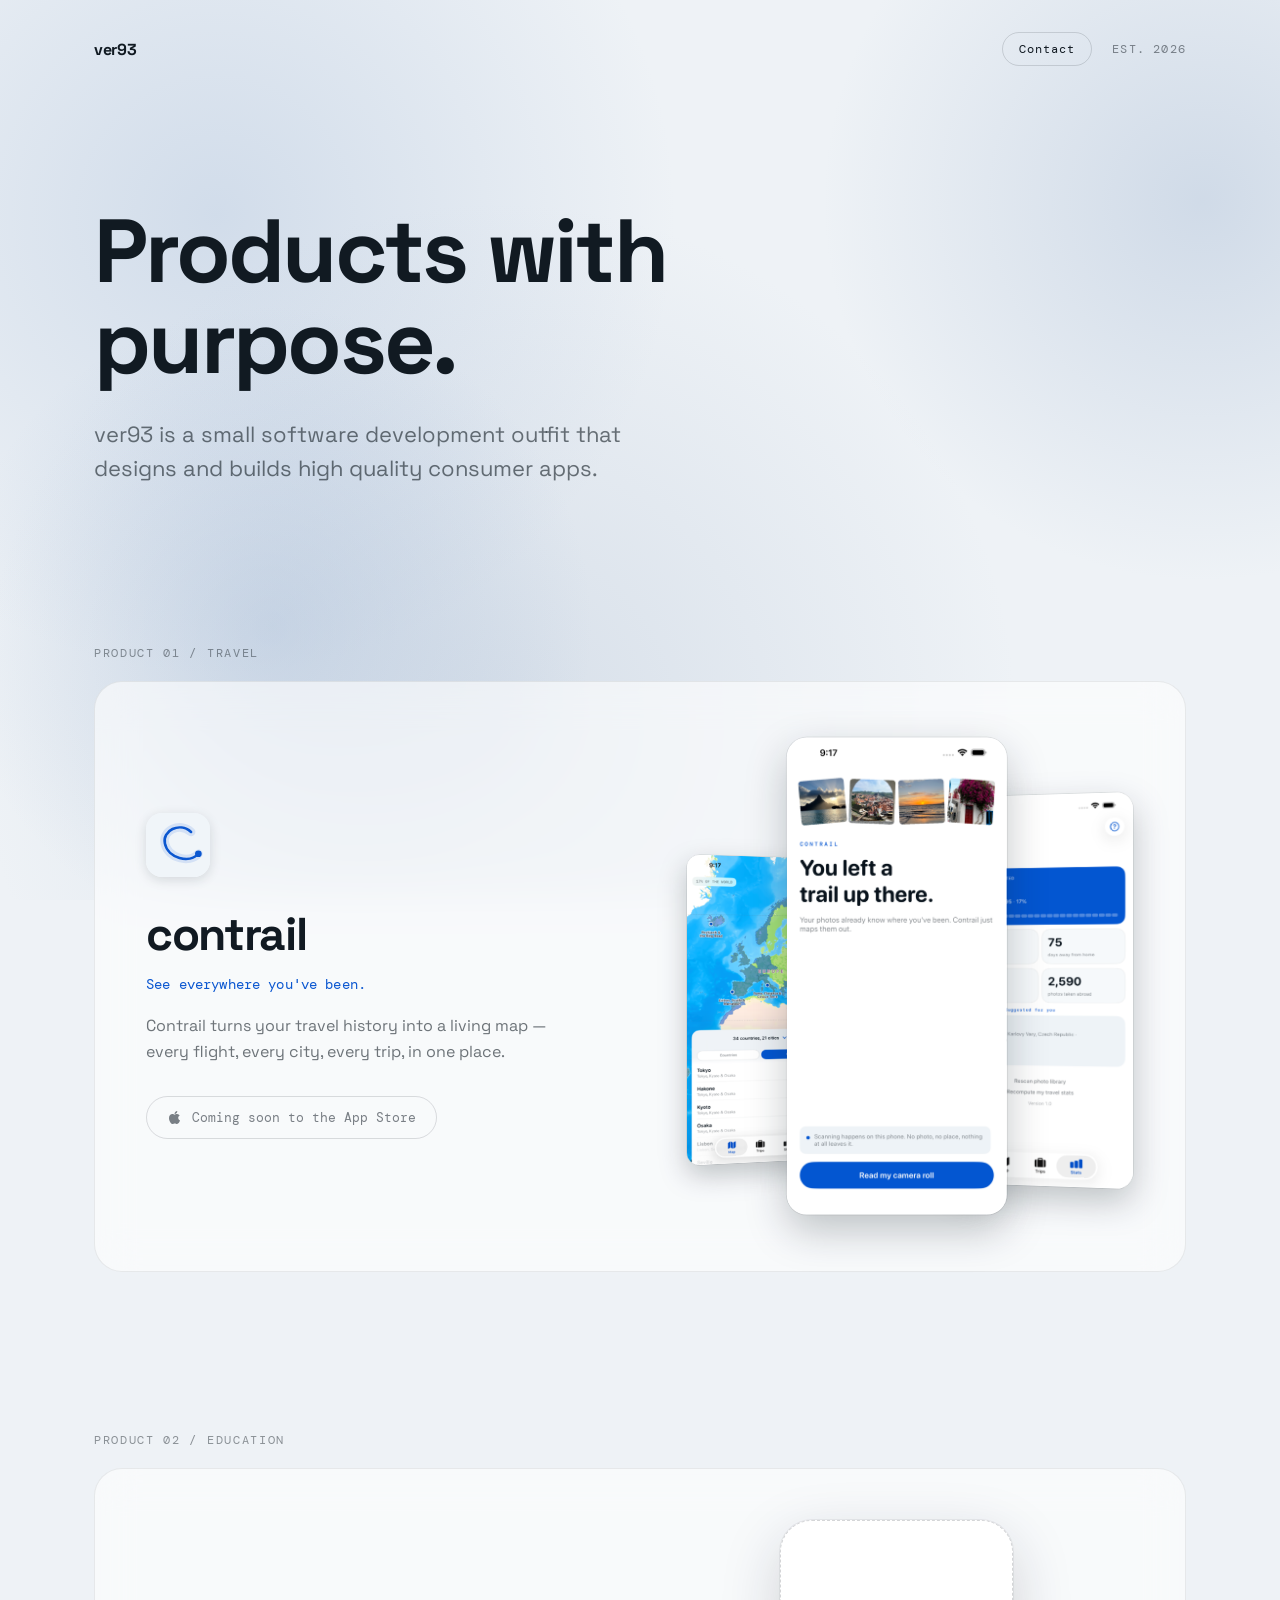
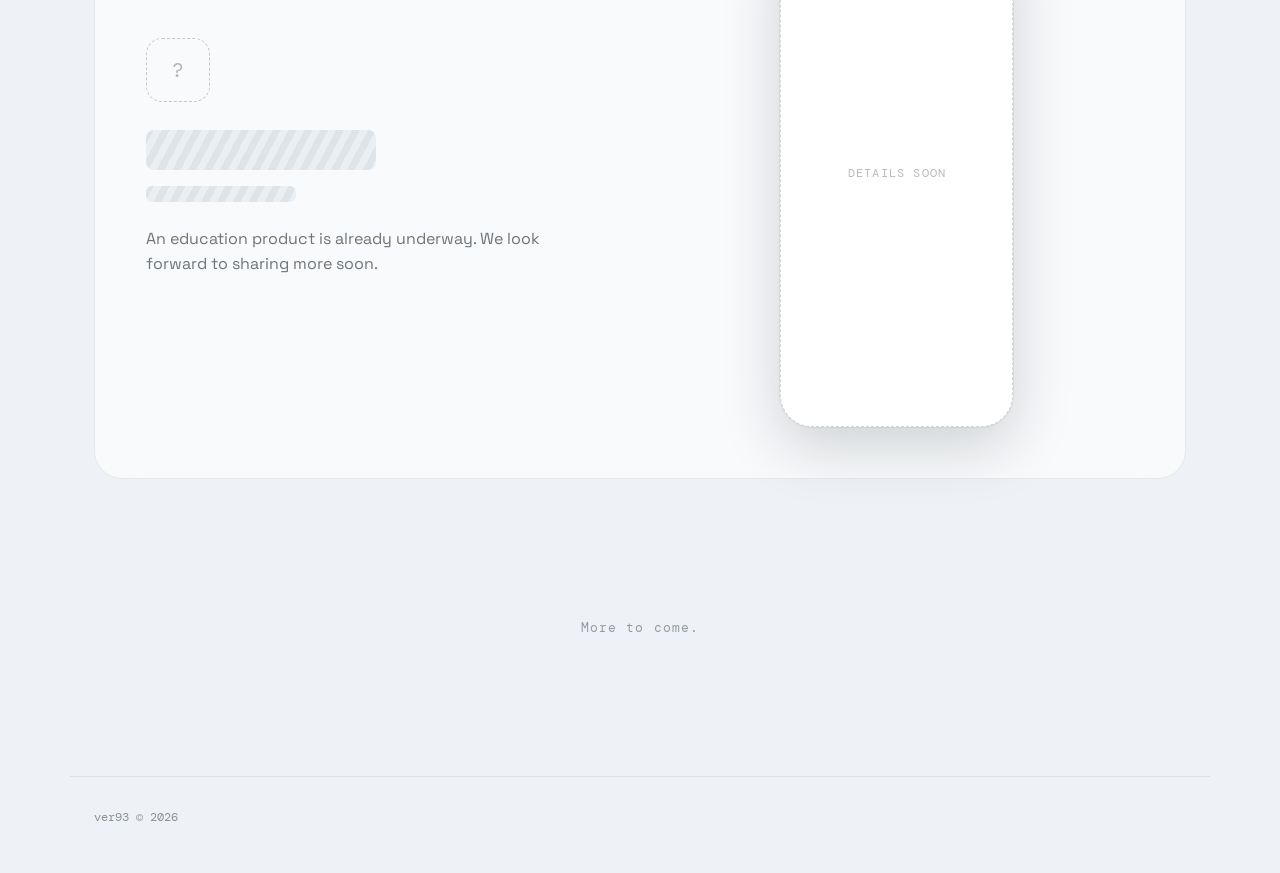
<file: index.html>
<!doctype html>
<html lang="en">
<head>
<meta charset="utf-8">
<meta name="viewport" content="width=device-width, initial-scale=1">
<title>ver93 — Products with purpose.</title>
<meta name="description" content="ver93 is a small software development outfit that designs and builds high quality consumer apps.">
<meta name="theme-color" content="#eef2f6">

<meta property="og:type" content="website">
<meta property="og:title" content="ver93 — Products with purpose.">
<meta property="og:description" content="ver93 is a small software development outfit that designs and builds high quality consumer apps.">
<meta property="og:url" content="https://ver93.com">
<meta name="twitter:card" content="summary">
<meta name="twitter:title" content="ver93 — Products with purpose.">
<meta name="twitter:description" content="ver93 is a small software development outfit that designs and builds high quality consumer apps.">

<link rel="icon" type="image/svg+xml" href="favicon.svg">

<link rel="preconnect" href="https://fonts.googleapis.com">
<link rel="preconnect" href="https://fonts.gstatic.com" crossorigin>
<link href="https://fonts.googleapis.com/css2?family=Space+Grotesk:wght@400;500;600;700&family=DM+Mono:wght@400;500&display=swap" rel="stylesheet">
<link rel="stylesheet" href="css/style.css">
</head>
<body>
<div class="page">
  <canvas id="bg-canvas" aria-hidden="true"></canvas>

  <div class="content">

    <header class="nav wrap">
      <span class="nav__mark">ver93</span>
      <div class="nav__right">
        <button class="nav__contact" type="button" id="contact-open">Contact</button>
        <span class="nav__est">EST. 2026</span>
      </div>
    </header>

    <section class="hero wrap">
      <h1>Products with purpose.</h1>
      <p>ver93 is a small software development outfit that designs and builds high quality consumer apps.</p>
    </section>

    <!-- PRODUCT 01 — CONTRAIL -->
    <section class="product wrap">
      <p class="eyebrow">PRODUCT 01 / TRAVEL</p>
      <div class="card">

        <div>
          <svg class="icon-tile" width="64" height="64" viewBox="0 0 88 88" aria-hidden="true">
            <rect width="88" height="88" fill="#f0f5f9"></rect>
            <path d="M62 26 C 46 12, 22 24, 26 42 C 30 62, 60 70, 72 56" fill="none" stroke="#0b57d0" stroke-width="12" stroke-linecap="round" opacity="0.12"></path>
            <path d="M62 26 C 46 12, 22 24, 26 42 C 30 62, 60 70, 72 56" fill="none" stroke="#0b57d0" stroke-width="3.6" stroke-linecap="round"></path>
            <circle cx="72" cy="56" r="4.6" fill="#0b57d0"></circle>
          </svg>
          <h2 class="product-title">contrail</h2>
          <p class="product-tagline">See everywhere you've been.</p>
          <p class="product-desc">Contrail turns your travel history into a living map — every flight, every city, every trip, in one place.</p>
          <div class="badge">
            <svg width="15" height="15" viewBox="0 0 384 512" aria-hidden="true"><path d="M318.7 268.7c-.2-36.7 16.4-64.4 50-84.8-18.8-26.9-47.2-41.7-84.7-44.6-35.5-2.8-74.3 20.7-88.5 20.7-15 0-49.4-19.7-76.4-19.7C63.3 141.2 4 184.8 4 273.5q0 39.3 14.4 81.2c12.8 36.7 59 126.7 107.2 125.2 25.2-.6 43-17.9 75.8-17.9 31.8 0 48.3 17.9 76.4 17.9 48.6-.7 90.4-82.5 102.6-119.3-65.2-30.7-61.7-90-61.7-91.9zm-56.6-164.2c27.3-32.4 24.8-61.9 24-72.5-24.1 1.4-52 16.6-67.9 35.2-17.5 19.8-27.8 44.3-25.6 71.9 26.1 2 49.9-11.4 69.5-34.6z"/></svg>
            <span>Coming soon to the App Store</span>
          </div>
        </div>

        <div class="showcase">
          <div class="showcase__stage">
            <img class="showcase__shot is-center" src="assets/screenshots/shot-1.png" alt="Contrail onboarding screen">
            <img class="showcase__shot is-back-left" src="assets/screenshots/shot-2.png" alt="Contrail map view showing visited countries across Europe">
            <img class="showcase__shot is-back-right" src="assets/screenshots/shot-3.png" alt="Contrail stats screen showing trips and countries visited">
          </div>
        </div>

      </div>
    </section>

    <!-- PRODUCT 02 — MYSTERY -->
    <section class="product product--mystery wrap">
      <p class="eyebrow">PRODUCT 02 / EDUCATION</p>
      <div class="card">

        <div>
          <div class="icon-placeholder"><span>?</span></div>
          <div class="hatch hatch--title"></div>
          <div class="hatch hatch--sub"></div>
          <p class="product-desc">An education product is already underway. We look forward to sharing more soon.</p>
        </div>

        <div class="device-frame device-frame--ghost">
          <span>DETAILS SOON</span>
        </div>

      </div>
    </section>

    <section class="closer wrap">
      <p>More to come.</p>
    </section>

    <footer class="footer wrap">
      <span>ver93 © 2026</span>
    </footer>

  </div>
</div>

<dialog class="contact-dialog" id="contact-dialog" aria-labelledby="contact-dialog-title">
  <div class="contact-dialog__inner">
    <button class="contact-dialog__close" type="button" id="contact-close" aria-label="Close">
      <svg width="14" height="14" viewBox="0 0 14 14" aria-hidden="true"><path d="M1 1L13 13M13 1L1 13" stroke="currentColor" stroke-width="1.6" stroke-linecap="round"/></svg>
    </button>

    <p class="eyebrow">GET IN TOUCH</p>
    <h2 class="contact-dialog__title" id="contact-dialog-title">Let's talk.</h2>
    <p class="contact-dialog__sub">Questions, feedback, or just want to say hi — drop a note below.</p>

    <form id="contact-form" novalidate>
      <label class="field">
        <span class="field__label">Name</span>
        <input type="text" name="name" autocomplete="name" required>
      </label>
      <label class="field">
        <span class="field__label">Email</span>
        <input type="email" name="email" autocomplete="email" required>
      </label>
      <label class="field">
        <span class="field__label">Message</span>
        <textarea name="message" rows="4" required></textarea>
      </label>
      <!-- Honeypot: real visitors never see or fill this in; bots often do. -->
      <input type="checkbox" name="botcheck" class="field__honeypot" tabindex="-1" autocomplete="off">

      <button class="contact-dialog__submit" type="submit" id="contact-submit">Send message</button>
      <p class="contact-dialog__note">Sent straight to the ver93 inbox.</p>
      <p class="contact-dialog__status" id="contact-status" role="status" aria-live="polite"></p>
    </form>
  </div>
</dialog>

<script src="js/main.js"></script>
<script src="js/contact.js"></script>
</body>
</html>
</file>
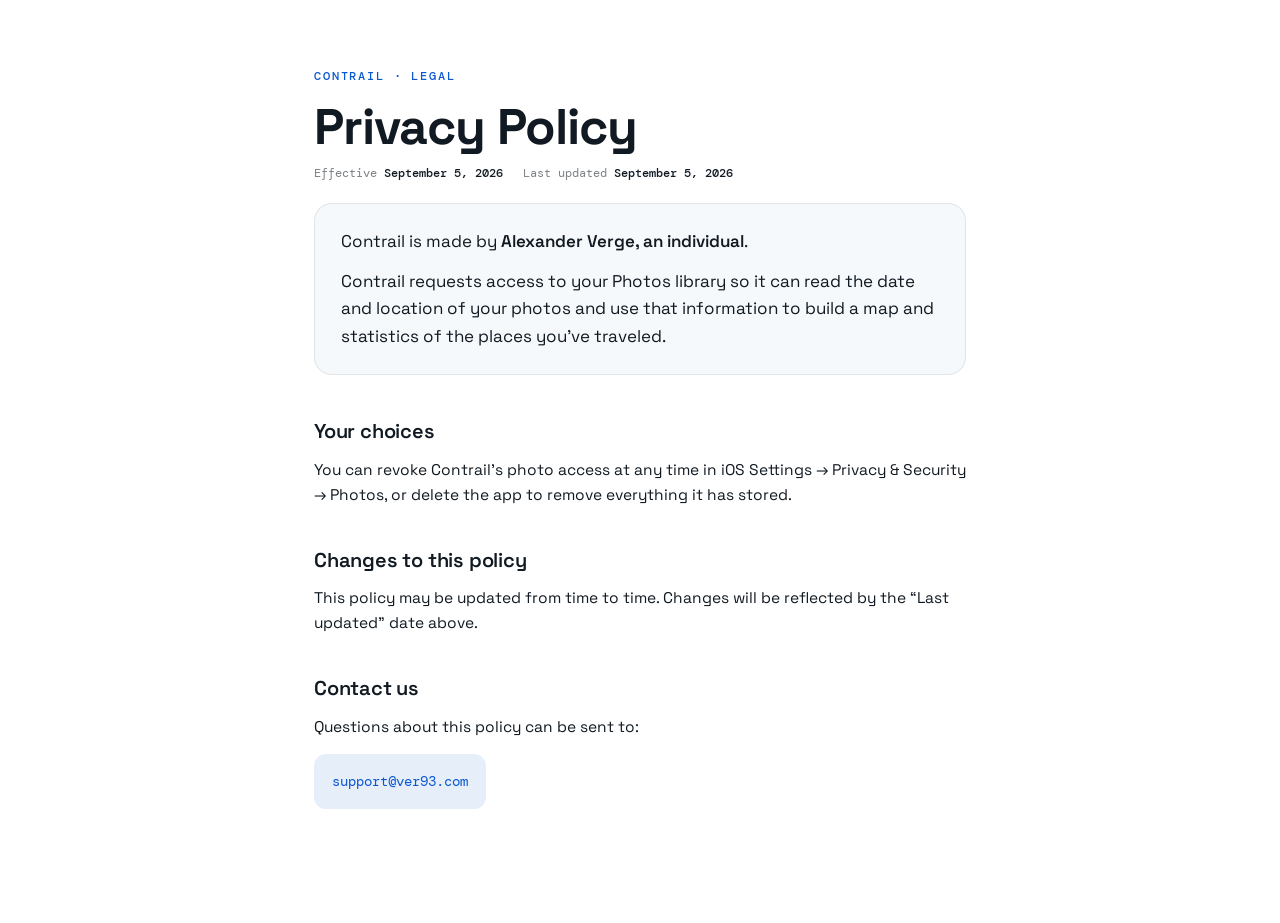
<file: contrail/privacy.html>
<!DOCTYPE html>
<html lang="en">
<head>
<meta charset="UTF-8">
<meta name="viewport" content="width=device-width, initial-scale=1">
<title>Contrail Privacy Policy</title>
<link rel="preconnect" href="https://fonts.googleapis.com">
<link rel="preconnect" href="https://fonts.gstatic.com" crossorigin>
<link href="https://fonts.googleapis.com/css2?family=Space+Grotesk:wght@400;500;600;700&family=DM+Mono:wght@500&display=swap" rel="stylesheet">
<style>
  :root {
    --bg: #ffffff;
    --ink: #111a22;
    --sub: rgba(17,26,34,.55);
    --surf: #f6f9fb;
    --surf-soft: #eef3f7;
    --line: rgba(17,26,34,.09);
    --accent: #0b57d0;
    --accent-soft: rgba(11,87,208,.1);
    --on-accent: #ffffff;
    --radius: 18px;
  }
  @media (prefers-color-scheme: dark) {
    :root:not([data-theme="light"]) {
      --bg: #0b1220;
      --ink: #eef3fa;
      --sub: rgba(238,243,250,.58);
      --surf: #121c2e;
      --surf-soft: rgba(238,243,250,.06);
      --line: rgba(238,243,250,.12);
      --accent: #6ea8f5;
      --accent-soft: rgba(110,168,245,.14);
      --on-accent: #0b1220;
    }
  }
  :root[data-theme="dark"] {
    --bg: #0b1220;
    --ink: #eef3fa;
    --sub: rgba(238,243,250,.58);
    --surf: #121c2e;
    --surf-soft: rgba(238,243,250,.06);
    --line: rgba(238,243,250,.12);
    --accent: #6ea8f5;
    --accent-soft: rgba(110,168,245,.14);
    --on-accent: #0b1220;
  }

  * { box-sizing: border-box; }
  html { -webkit-text-size-adjust: 100%; }
  body {
    margin: 0;
    background: var(--bg);
    color: var(--ink);
    font-family: "Space Grotesk", ui-sans-serif, -apple-system, "Segoe UI", Roboto, sans-serif;
    line-height: 1.62;
    -webkit-font-smoothing: antialiased;
  }
  a { color: var(--accent); text-decoration-thickness: 1px; text-underline-offset: 3px; }
  a:focus-visible, button:focus-visible { outline: 2px solid var(--accent); outline-offset: 3px; border-radius: 3px; }

  .page {
    max-width: 700px;
    margin: 0 auto;
    padding: clamp(32px, 6vw, 68px) 24px clamp(64px, 10vw, 100px);
  }

  .eyebrow {
    font-family: "DM Mono", ui-monospace, Menlo, monospace;
    font-size: 11.5px;
    font-weight: 500;
    letter-spacing: .16em;
    text-transform: uppercase;
    color: var(--accent);
    display: block;
    margin-bottom: 16px;
  }

  h1 {
    font-family: "Space Grotesk", ui-sans-serif, sans-serif;
    font-weight: 700;
    font-size: clamp(36px, 6vw, 50px);
    line-height: .98;
    letter-spacing: -.02em;
    margin: 0 0 12px;
    text-wrap: balance;
  }

  .meta {
    font-family: "DM Mono", ui-monospace, Menlo, monospace;
    font-size: 12px;
    color: var(--sub);
    display: flex;
    gap: 20px;
    flex-wrap: wrap;
    margin: 0 0 20px;
  }
  .meta span b { color: var(--ink); font-weight: 500; }

  .intro {
    background: var(--surf);
    border: 1px solid var(--line);
    border-radius: var(--radius);
    padding: 24px 26px;
    margin: 0 0 40px;
  }
  .intro p { margin: 0; font-size: 17px; }
  .intro p + p { margin-top: 12px; }

  section { margin: 0 0 36px; }
  section:last-of-type { margin-bottom: 0; }

  h2 {
    font-family: "Space Grotesk", ui-sans-serif, sans-serif;
    font-weight: 600;
    font-size: 20px;
    letter-spacing: -.01em;
    margin: 0 0 10px;
  }

  p, li { max-width: 66ch; font-size: 15.5px; font-weight: 400; }
  p { margin: 0 0 14px; }
  strong { font-weight: 600; }

  .contact-block {
    background: var(--accent-soft);
    color: var(--accent);
    border-radius: 12px;
    padding: 16px 18px;
    font-family: "DM Mono", ui-monospace, Menlo, monospace;
    font-size: 14px;
    display: inline-block;
  }

  @media (prefers-reduced-motion: no-preference) {
    .page { animation: rise .5s ease both; }
    @keyframes rise { from { opacity: 0; transform: translateY(8px); } to { opacity: 1; transform: none; } }
  }
</style>
</head>
<body>

<div class="page">
  <span class="eyebrow">Contrail · Legal</span>
  <h1>Privacy Policy</h1>
  <div class="meta">
    <span>Effective <b>September 5, 2026</b></span>
    <span>Last updated <b>September 5, 2026</b></span>
  </div>
  <div class="intro">
    <p>Contrail is made by <strong>Alexander Verge, an individual</strong>.</p>
    <p>Contrail requests access to your Photos library so it can read the date and location of your photos and use that information to build a map and statistics of the places you've traveled.</p>
  </div>

  <section>
    <h2>Your choices</h2>
    <p>You can revoke Contrail's photo access at any time in iOS Settings → Privacy &amp; Security → Photos, or delete the app to remove everything it has stored.</p>
  </section>

  <section>
    <h2>Changes to this policy</h2>
    <p>This policy may be updated from time to time. Changes will be reflected by the “Last updated” date above.</p>
  </section>

  <section>
    <h2>Contact us</h2>
    <p>Questions about this policy can be sent to:</p>
    <p class="contact-block">support@ver93.com</p>
  </section>
</div>

</body>
</html>
</file>
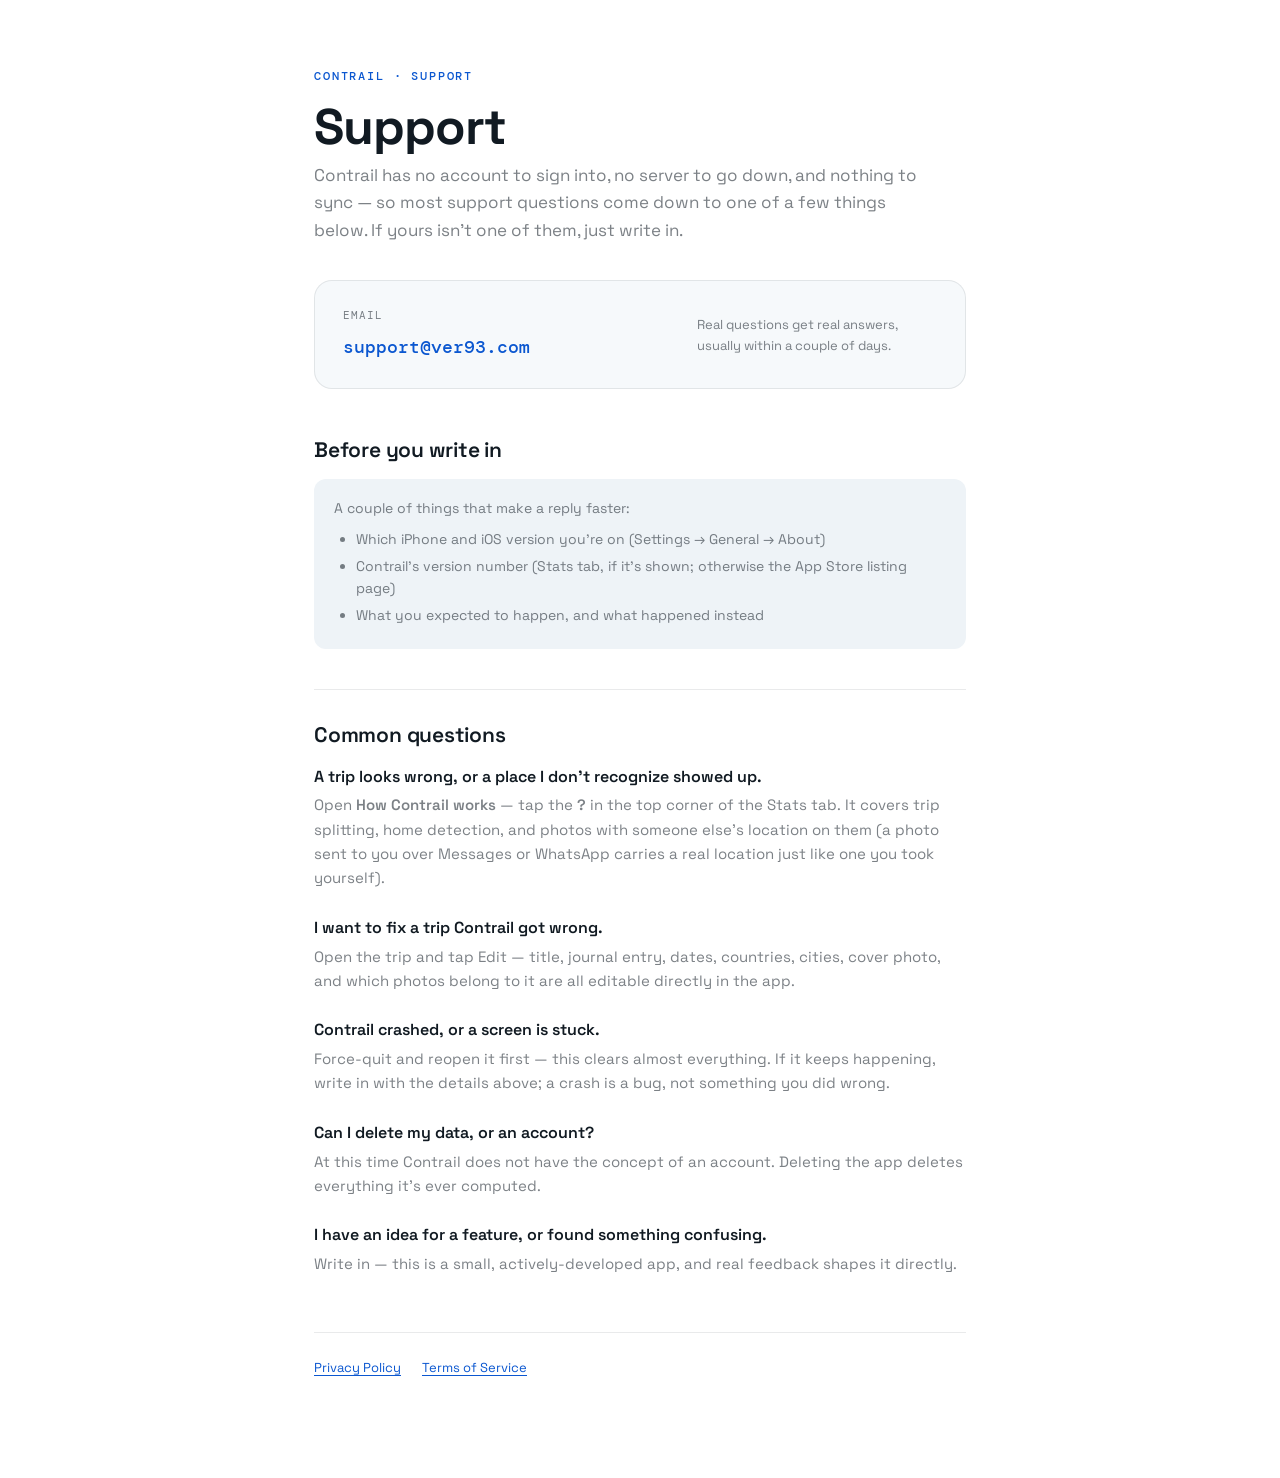
<file: contrail/support.html>
<!DOCTYPE html>
<html lang="en">
<head>
<meta charset="UTF-8">
<meta name="viewport" content="width=device-width, initial-scale=1">
<title>Contrail Support</title>
<link rel="preconnect" href="https://fonts.googleapis.com">
<link rel="preconnect" href="https://fonts.gstatic.com" crossorigin>
<link href="https://fonts.googleapis.com/css2?family=Space+Grotesk:wght@400;500;600;700&family=DM+Mono:wght@500&display=swap" rel="stylesheet">
<style>
  :root {
    --bg: #ffffff;
    --ink: #111a22;
    --sub: rgba(17,26,34,.55);
    --surf: #f6f9fb;
    --surf-soft: #eef3f7;
    --line: rgba(17,26,34,.09);
    --accent: #0b57d0;
    --accent-soft: rgba(11,87,208,.1);
    --on-accent: #ffffff;
    --radius: 18px;
  }
  @media (prefers-color-scheme: dark) {
    :root:not([data-theme="light"]) {
      --bg: #0b1220;
      --ink: #eef3fa;
      --sub: rgba(238,243,250,.58);
      --surf: #121c2e;
      --surf-soft: rgba(238,243,250,.06);
      --line: rgba(238,243,250,.12);
      --accent: #6ea8f5;
      --accent-soft: rgba(110,168,245,.14);
      --on-accent: #0b1220;
    }
  }
  :root[data-theme="dark"] {
    --bg: #0b1220;
    --ink: #eef3fa;
    --sub: rgba(238,243,250,.58);
    --surf: #121c2e;
    --surf-soft: rgba(238,243,250,.06);
    --line: rgba(238,243,250,.12);
    --accent: #6ea8f5;
    --accent-soft: rgba(110,168,245,.14);
    --on-accent: #0b1220;
  }

  * { box-sizing: border-box; }
  html { -webkit-text-size-adjust: 100%; }
  body {
    margin: 0;
    background: var(--bg);
    color: var(--ink);
    font-family: "Space Grotesk", ui-sans-serif, -apple-system, "Segoe UI", Roboto, sans-serif;
    line-height: 1.62;
    -webkit-font-smoothing: antialiased;
  }
  a { color: var(--accent); text-decoration-thickness: 1px; text-underline-offset: 3px; }
  a:focus-visible, button:focus-visible { outline: 2px solid var(--accent); outline-offset: 3px; border-radius: 3px; }

  .page {
    max-width: 700px;
    margin: 0 auto;
    padding: clamp(32px, 6vw, 68px) 24px clamp(64px, 10vw, 100px);
  }

  .eyebrow {
    font-family: "DM Mono", ui-monospace, Menlo, monospace;
    font-size: 11.5px;
    font-weight: 500;
    letter-spacing: .16em;
    text-transform: uppercase;
    color: var(--accent);
    display: block;
    margin-bottom: 16px;
  }

  h1 {
    font-family: "Space Grotesk", ui-sans-serif, sans-serif;
    font-weight: 700;
    font-size: clamp(36px, 6vw, 50px);
    line-height: .98;
    letter-spacing: -.02em;
    margin: 0 0 10px;
    text-wrap: balance;
  }

  .lede {
    font-size: 17px;
    color: var(--sub);
    max-width: 56ch;
    margin: 0 0 36px;
  }

  .contact-card {
    background: var(--surf);
    border: 1px solid var(--line);
    border-radius: var(--radius);
    padding: 26px 28px;
    margin: 0 0 44px;
    display: flex;
    align-items: center;
    justify-content: space-between;
    gap: 20px;
    flex-wrap: wrap;
  }
  .contact-card .label {
    font-family: "DM Mono", ui-monospace, Menlo, monospace;
    font-size: 11px;
    letter-spacing: .1em;
    text-transform: uppercase;
    color: var(--sub);
    margin-bottom: 8px;
  }
  .contact-card .email {
    font-family: "DM Mono", ui-monospace, Menlo, monospace;
    font-size: 18px;
    font-weight: 500;
    color: var(--accent);
  }
  .contact-card .reply-note {
    font-size: 13px;
    color: var(--sub);
    max-width: 30ch;
  }

  section { margin: 0 0 40px; }
  section:last-of-type { margin-bottom: 0; }

  h2 {
    font-family: "Space Grotesk", ui-sans-serif, sans-serif;
    font-weight: 600;
    font-size: 21px;
    letter-spacing: -.01em;
    margin: 0 0 12px;
    border-top: 1px solid var(--line);
    padding-top: 28px;
  }
  section:first-of-type h2 { border-top: none; padding-top: 0; }

  p, li { max-width: 66ch; font-size: 15.5px; font-weight: 400; }
  p { margin: 0 0 14px; }
  ul { margin: 0 0 14px; padding-left: 22px; }
  li { margin-bottom: 8px; }
  strong { font-weight: 600; }

  .qa { margin-bottom: 24px; }
  .qa .q {
    font-weight: 600;
    margin-bottom: 4px;
  }
  .qa .a {
    color: var(--sub);
    font-size: 15px;
    margin: 0;
  }

  .checklist {
    background: var(--surf-soft);
    border-radius: 12px;
    padding: 18px 20px;
    margin: 0 0 14px;
  }
  .checklist p { margin: 0 0 8px; font-size: 14px; color: var(--sub); }
  .checklist ul { margin: 0; }
  .checklist li { font-size: 14px; color: var(--sub); margin-bottom: 4px; }

  footer {
    margin-top: 56px;
    padding-top: 24px;
    border-top: 1px solid var(--line);
    font-size: 13px;
    color: var(--sub);
  }
  footer a { margin-right: 18px; }

  @media (prefers-reduced-motion: no-preference) {
    .page { animation: rise .5s ease both; }
    @keyframes rise { from { opacity: 0; transform: translateY(8px); } to { opacity: 1; transform: none; } }
  }
</style>
</head>
<body>

<div class="page">
  <span class="eyebrow">Contrail · Support</span>
  <h1>Support</h1>
  <p class="lede">Contrail has no account to sign into, no server to go down, and nothing to sync — so most support questions come down to one of a few things below. If yours isn't one of them, just write in.</p>

  <div class="contact-card">
    <div>
      <div class="label">Email</div>
      <div class="email">support@ver93.com</div>
    </div>
    <div class="reply-note">Real questions get real answers, usually within a couple of days.</div>
  </div>

  <section>
    <h2>Before you write in</h2>
    <div class="checklist">
      <p>A couple of things that make a reply faster:</p>
      <ul>
        <li>Which iPhone and iOS version you're on (Settings → General → About)</li>
        <li>Contrail's version number (Stats tab, if it's shown; otherwise the App Store listing page)</li>
        <li>What you expected to happen, and what happened instead</li>
      </ul>
    </div>
  </section>

  <section>
    <h2>Common questions</h2>

    <div class="qa">
      <div class="q">A trip looks wrong, or a place I don't recognize showed up.</div>
      <p class="a">Open <strong>How Contrail works</strong> — tap the <strong>?</strong> in the top corner of the Stats tab. It covers trip splitting, home detection, and photos with someone else's location on them (a photo sent to you over Messages or WhatsApp carries a real location just like one you took yourself).</p>
    </div>

    <div class="qa">
      <div class="q">I want to fix a trip Contrail got wrong.</div>
      <p class="a">Open the trip and tap Edit — title, journal entry, dates, countries, cities, cover photo, and which photos belong to it are all editable directly in the app.</p>
    </div>

    <div class="qa">
      <div class="q">Contrail crashed, or a screen is stuck.</div>
      <p class="a">Force-quit and reopen it first — this clears almost everything. If it keeps happening, write in with the details above; a crash is a bug, not something you did wrong.</p>
    </div>

    <div class="qa">
      <div class="q">Can I delete my data, or an account?</div>
      <p class="a">At this time Contrail does not have the concept of an account. Deleting the app deletes everything it's ever computed.</p>
    </div>

    <div class="qa">
      <div class="q">I have an idea for a feature, or found something confusing.</div>
      <p class="a">Write in — this is a small, actively-developed app, and real feedback shapes it directly.</p>
    </div>
  </section>

  <footer>
    <a href="https://ver93.com/contrail/privacy">Privacy Policy</a>
    <a href="https://ver93.com/contrail/terms">Terms of Service</a>
  </footer>
</div>

</body>
</html>
</file>
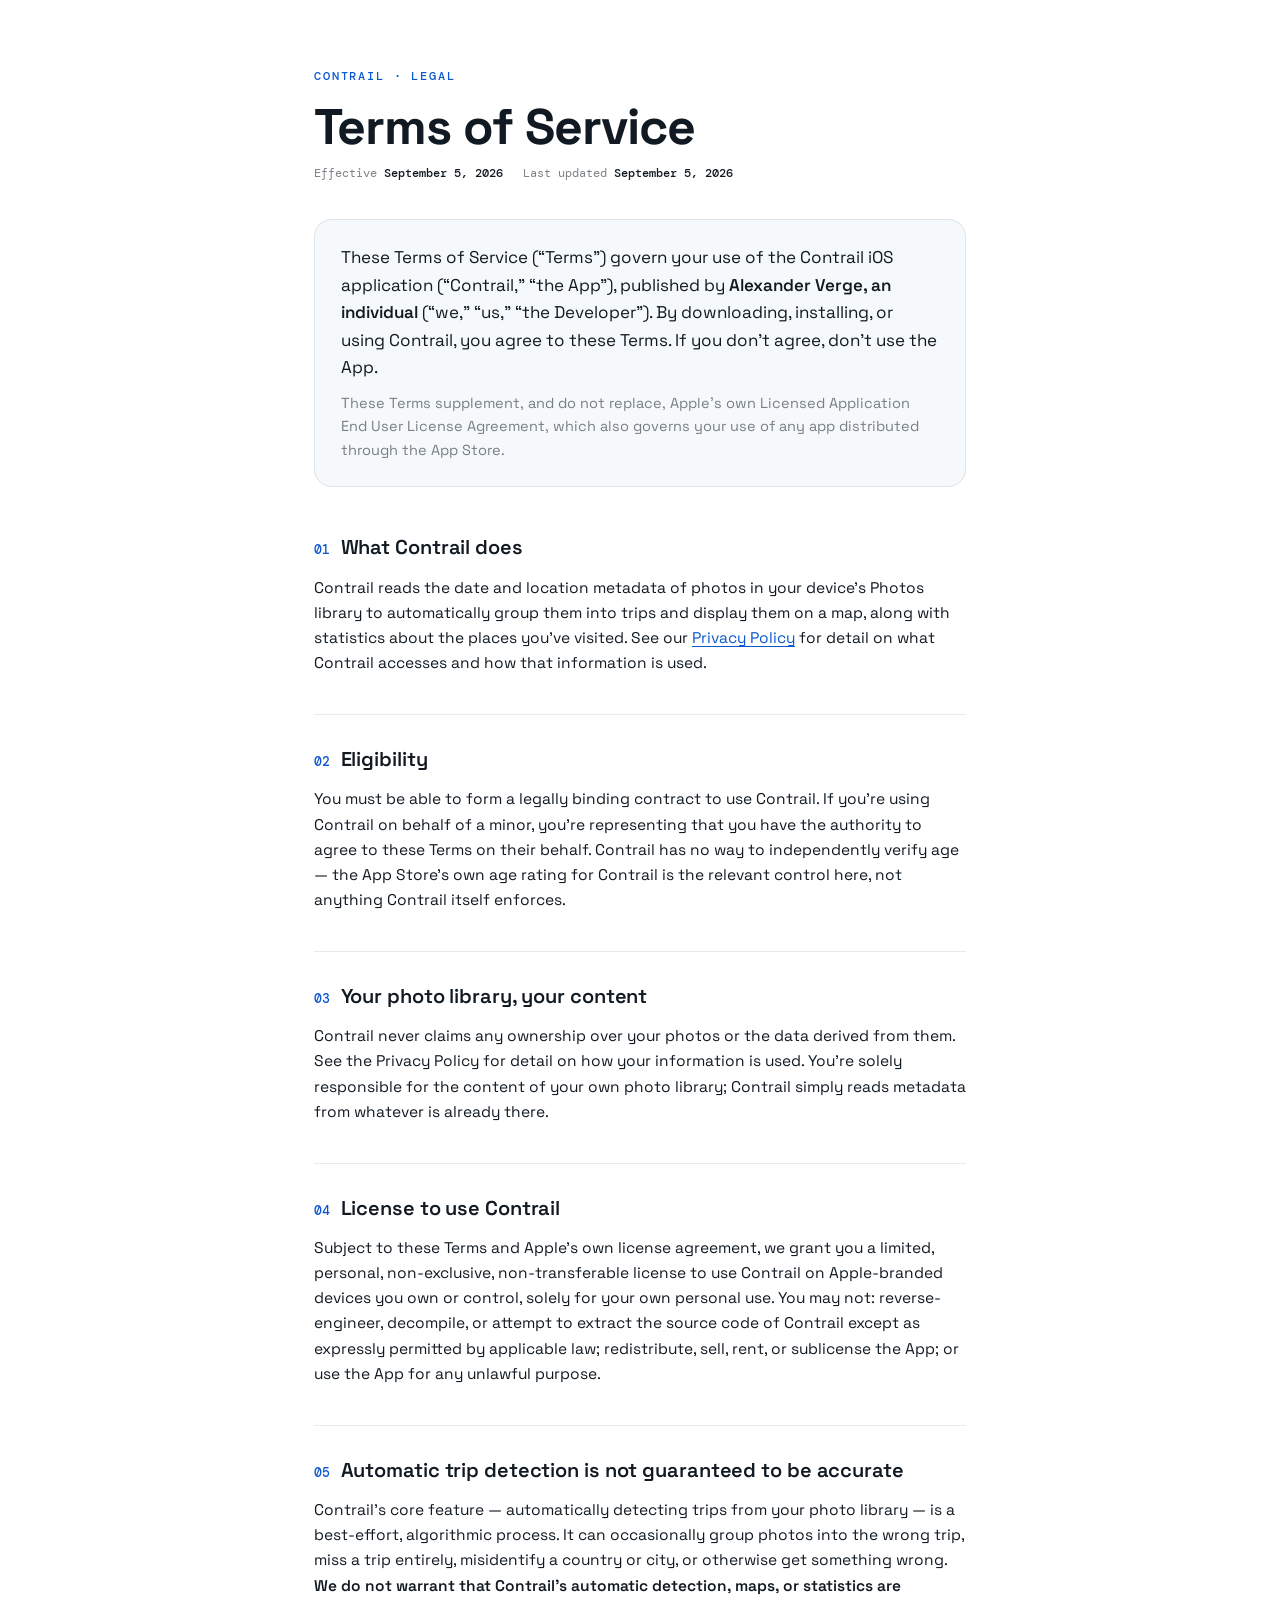
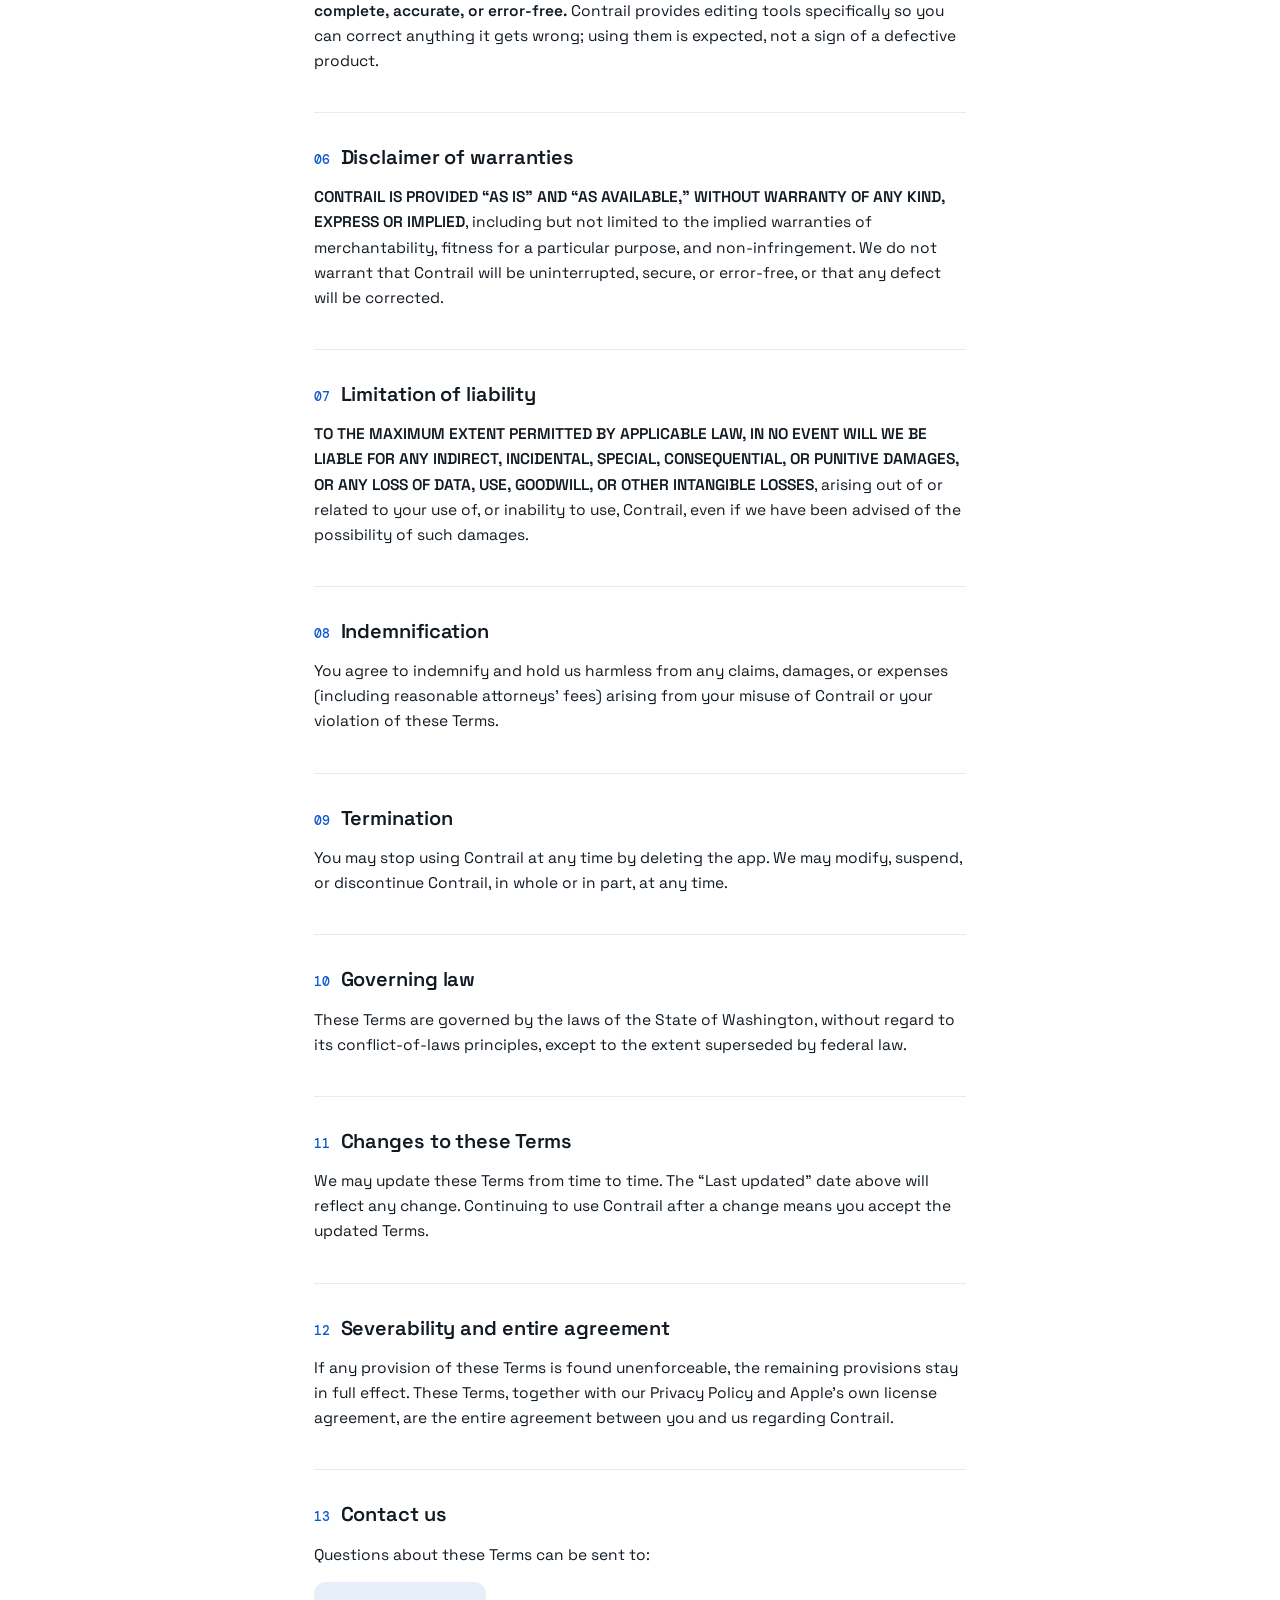
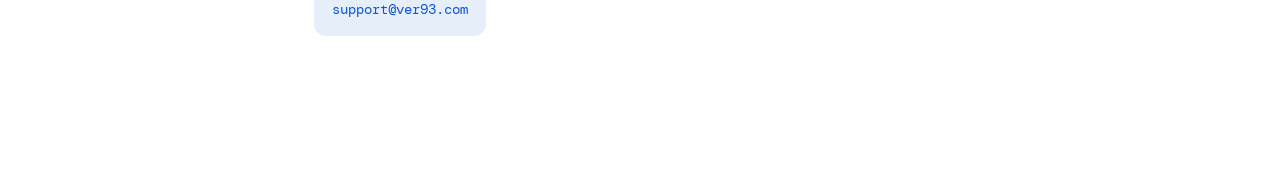
<file: contrail/terms.html>
<!DOCTYPE html>
<html lang="en">
<head>
<meta charset="UTF-8">
<meta name="viewport" content="width=device-width, initial-scale=1">
<title>Contrail Terms of Service</title>
<link rel="preconnect" href="https://fonts.googleapis.com">
<link rel="preconnect" href="https://fonts.gstatic.com" crossorigin>
<link href="https://fonts.googleapis.com/css2?family=Space+Grotesk:wght@400;500;600;700&family=DM+Mono:wght@500&display=swap" rel="stylesheet">
<style>
  :root {
    --bg: #ffffff;
    --ink: #111a22;
    --sub: rgba(17,26,34,.55);
    --surf: #f6f9fb;
    --surf-soft: #eef3f7;
    --line: rgba(17,26,34,.09);
    --accent: #0b57d0;
    --accent-soft: rgba(11,87,208,.1);
    --on-accent: #ffffff;
    --radius: 18px;
  }
  @media (prefers-color-scheme: dark) {
    :root:not([data-theme="light"]) {
      --bg: #0b1220;
      --ink: #eef3fa;
      --sub: rgba(238,243,250,.58);
      --surf: #121c2e;
      --surf-soft: rgba(238,243,250,.06);
      --line: rgba(238,243,250,.12);
      --accent: #6ea8f5;
      --accent-soft: rgba(110,168,245,.14);
      --on-accent: #0b1220;
    }
  }
  :root[data-theme="dark"] {
    --bg: #0b1220;
    --ink: #eef3fa;
    --sub: rgba(238,243,250,.58);
    --surf: #121c2e;
    --surf-soft: rgba(238,243,250,.06);
    --line: rgba(238,243,250,.12);
    --accent: #6ea8f5;
    --accent-soft: rgba(110,168,245,.14);
    --on-accent: #0b1220;
  }

  * { box-sizing: border-box; }
  body {
    margin: 0;
    background: var(--bg);
    color: var(--ink);
    font-family: "Space Grotesk", ui-sans-serif, -apple-system, "Segoe UI", Roboto, sans-serif;
    line-height: 1.62;
    -webkit-font-smoothing: antialiased;
  }
  a { color: var(--accent); text-decoration-thickness: 1px; text-underline-offset: 3px; }
  a:focus-visible { outline: 2px solid var(--accent); outline-offset: 3px; border-radius: 3px; }

  .page {
    max-width: 700px;
    margin: 0 auto;
    padding: clamp(32px, 6vw, 68px) 24px clamp(64px, 10vw, 100px);
  }

  .eyebrow {
    font-family: "DM Mono", ui-monospace, Menlo, monospace;
    font-size: 11.5px;
    font-weight: 500;
    letter-spacing: .16em;
    text-transform: uppercase;
    color: var(--accent);
    display: block;
    margin-bottom: 16px;
  }

  h1 {
    font-family: "Space Grotesk", ui-sans-serif, sans-serif;
    font-weight: 700;
    font-size: clamp(36px, 6vw, 50px);
    line-height: .98;
    letter-spacing: -.02em;
    margin: 0 0 12px;
    text-wrap: balance;
  }

  .meta {
    font-family: "DM Mono", ui-monospace, Menlo, monospace;
    font-size: 12px;
    color: var(--sub);
    display: flex;
    gap: 20px;
    flex-wrap: wrap;
    margin: 0 0 36px;
  }
  .meta span b { color: var(--ink); font-weight: 500; }

  .intro {
    background: var(--surf);
    border: 1px solid var(--line);
    border-radius: var(--radius);
    padding: 24px 26px;
    margin: 0 0 44px;
  }
  .intro p { margin: 0 0 10px; font-size: 17px; }
  .intro p:last-child { margin-bottom: 0; color: var(--sub); font-size: 14.5px; }

  section { margin: 0 0 38px; }

  h2 {
    font-family: "Space Grotesk", ui-sans-serif, sans-serif;
    font-weight: 600;
    font-size: 20px;
    letter-spacing: -.005em;
    margin: 0 0 12px;
    padding-top: 28px;
    border-top: 1px solid var(--line);
    display: flex;
    align-items: baseline;
    gap: 10px;
  }
  section:first-of-type h2 { border-top: none; padding-top: 0; }
  .num {
    font-family: "DM Mono", ui-monospace, Menlo, monospace;
    font-size: 12.5px;
    font-weight: 500;
    color: var(--accent);
    letter-spacing: .02em;
  }

  p, li { max-width: 66ch; font-size: 15.5px; font-weight: 400; }
  p { margin: 0 0 14px; }
  strong { font-weight: 600; }

  .contact-block {
    background: var(--accent-soft);
    color: var(--accent);
    border-radius: 12px;
    padding: 16px 18px;
    font-family: "DM Mono", ui-monospace, Menlo, monospace;
    font-size: 14px;
    display: inline-block;
  }

  @media (prefers-reduced-motion: no-preference) {
    .page { animation: rise .5s ease both; }
    @keyframes rise { from { opacity: 0; transform: translateY(8px); } to { opacity: 1; transform: none; } }
  }
</style>
</head>
<body>

<div class="page">
  <span class="eyebrow">Contrail · Legal</span>
  <h1>Terms of Service</h1>
  <div class="meta">
    <span>Effective <b>September 5, 2026</b></span>
    <span>Last updated <b>September 5, 2026</b></span>
  </div>

  <div class="intro">
    <p>These Terms of Service (“Terms”) govern your use of the Contrail iOS application (“Contrail,” “the App”), published by <strong>Alexander Verge, an individual</strong> (“we,” “us,” “the Developer”). By downloading, installing, or using Contrail, you agree to these Terms. If you don't agree, don't use the App.</p>
    <p>These Terms supplement, and do not replace, Apple's own Licensed Application End User License Agreement, which also governs your use of any app distributed through the App Store.</p>
  </div>

  <section>
    <h2><span class="num">01</span> What Contrail does</h2>
    <p>Contrail reads the date and location metadata of photos in your device's Photos library to automatically group them into trips and display them on a map, along with statistics about the places you've visited. See our <a href="https://ver93.com/contrail/privacy">Privacy Policy</a> for detail on what Contrail accesses and how that information is used.</p>
  </section>

  <section>
    <h2><span class="num">02</span> Eligibility</h2>
    <p>You must be able to form a legally binding contract to use Contrail. If you're using Contrail on behalf of a minor, you're representing that you have the authority to agree to these Terms on their behalf. Contrail has no way to independently verify age — the App Store's own age rating for Contrail is the relevant control here, not anything Contrail itself enforces.</p>
  </section>

  <section>
    <h2><span class="num">03</span> Your photo library, your content</h2>
    <p>Contrail never claims any ownership over your photos or the data derived from them. See the Privacy Policy for detail on how your information is used. You're solely responsible for the content of your own photo library; Contrail simply reads metadata from whatever is already there.</p>
  </section>

  <section>
    <h2><span class="num">04</span> License to use Contrail</h2>
    <p>Subject to these Terms and Apple's own license agreement, we grant you a limited, personal, non-exclusive, non-transferable license to use Contrail on Apple-branded devices you own or control, solely for your own personal use. You may not: reverse-engineer, decompile, or attempt to extract the source code of Contrail except as expressly permitted by applicable law; redistribute, sell, rent, or sublicense the App; or use the App for any unlawful purpose.</p>
  </section>

  <section>
    <h2><span class="num">05</span> Automatic trip detection is not guaranteed to be accurate</h2>
    <p>Contrail's core feature — automatically detecting trips from your photo library — is a best-effort, algorithmic process. It can occasionally group photos into the wrong trip, miss a trip entirely, misidentify a country or city, or otherwise get something wrong. <strong>We do not warrant that Contrail's automatic detection, maps, or statistics are complete, accurate, or error-free.</strong> Contrail provides editing tools specifically so you can correct anything it gets wrong; using them is expected, not a sign of a defective product.</p>
  </section>

  <section>
    <h2><span class="num">06</span> Disclaimer of warranties</h2>
    <p><strong>CONTRAIL IS PROVIDED “AS IS” AND “AS AVAILABLE,” WITHOUT WARRANTY OF ANY KIND, EXPRESS OR IMPLIED</strong>, including but not limited to the implied warranties of merchantability, fitness for a particular purpose, and non-infringement. We do not warrant that Contrail will be uninterrupted, secure, or error-free, or that any defect will be corrected.</p>
  </section>

  <section>
    <h2><span class="num">07</span> Limitation of liability</h2>
    <p><strong>TO THE MAXIMUM EXTENT PERMITTED BY APPLICABLE LAW, IN NO EVENT WILL WE BE LIABLE FOR ANY INDIRECT, INCIDENTAL, SPECIAL, CONSEQUENTIAL, OR PUNITIVE DAMAGES, OR ANY LOSS OF DATA, USE, GOODWILL, OR OTHER INTANGIBLE LOSSES</strong>, arising out of or related to your use of, or inability to use, Contrail, even if we have been advised of the possibility of such damages.</p>
  </section>

  <section>
    <h2><span class="num">08</span> Indemnification</h2>
    <p>You agree to indemnify and hold us harmless from any claims, damages, or expenses (including reasonable attorneys' fees) arising from your misuse of Contrail or your violation of these Terms.</p>
  </section>

  <section>
    <h2><span class="num">09</span> Termination</h2>
    <p>You may stop using Contrail at any time by deleting the app. We may modify, suspend, or discontinue Contrail, in whole or in part, at any time.</p>
  </section>

  <section>
    <h2><span class="num">10</span> Governing law</h2>
    <p>These Terms are governed by the laws of the State of Washington, without regard to its conflict-of-laws principles, except to the extent superseded by federal law.</p>
  </section>

  <section>
    <h2><span class="num">11</span> Changes to these Terms</h2>
    <p>We may update these Terms from time to time. The “Last updated” date above will reflect any change. Continuing to use Contrail after a change means you accept the updated Terms.</p>
  </section>

  <section>
    <h2><span class="num">12</span> Severability and entire agreement</h2>
    <p>If any provision of these Terms is found unenforceable, the remaining provisions stay in full effect. These Terms, together with our Privacy Policy and Apple's own license agreement, are the entire agreement between you and us regarding Contrail.</p>
  </section>

  <section>
    <h2><span class="num">13</span> Contact us</h2>
    <p>Questions about these Terms can be sent to:</p>
    <p class="contact-block">support@ver93.com</p>
  </section>
</div>

</body>
</html>
</file>
<file: css/style.css>
/* ver93 — landing page
   Design tokens: "Vapor" palette (shared with the Contrail app). */

:root {
  --accent: #0b57d0;
  --accent-dark: #083f96;
  --ink: #111a22;
  --ink-14: rgba(17, 26, 34, 0.14);
  --ink-45: rgba(17, 26, 34, 0.45);
  --ink-50: rgba(17, 26, 34, 0.5);
  --ink-55: rgba(17, 26, 34, 0.55);
  --ink-60: rgba(17, 26, 34, 0.6);
  --hairline: rgba(17, 26, 34, 0.08);
  --bg: #eef2f6;
  --surface: rgba(255, 255, 255, 0.6);
  --surface-soft: #eef3f7;
}

* {
  box-sizing: border-box;
}

html {
  background: var(--bg);
}

body {
  margin: 0;
  background: var(--bg);
  color: var(--ink);
  font-family: "Space Grotesk", system-ui, sans-serif;
}

::selection {
  background: rgba(11, 87, 208, 0.18);
  color: var(--ink);
}

a {
  color: var(--accent);
}

a:hover {
  color: var(--accent-dark);
}

@keyframes fadeUp {
  from {
    opacity: 0;
    transform: translateY(14px);
  }
  to {
    opacity: 1;
    transform: translateY(0);
  }
}

@media (prefers-reduced-motion: reduce) {
  .hero {
    animation: none;
  }
}

/* ---------- layout shell ---------- */

.page {
  position: relative;
  min-height: 100vh;
  overflow: hidden;
}

#bg-canvas {
  position: fixed;
  inset: 0;
  width: 100%;
  height: 100%;
  z-index: 0;
  pointer-events: none;
}

.content {
  position: relative;
  z-index: 1;
}

.wrap {
  max-width: 1140px;
  margin: 0 auto;
  padding-left: 24px;
  padding-right: 24px;
}

/* ---------- nav ---------- */

.nav {
  display: flex;
  flex-wrap: wrap;
  align-items: center;
  justify-content: space-between;
  gap: 8px;
  padding-top: 32px;
}

.nav__mark {
  font-weight: 700;
  font-size: 16px;
  letter-spacing: -0.02em;
  color: var(--ink);
}

.nav__right {
  display: flex;
  align-items: center;
  gap: 20px;
}

.nav__est {
  font-family: "DM Mono", monospace;
  font-size: 12px;
  letter-spacing: 0.1em;
  color: var(--ink-50);
}

.nav__contact {
  font-family: "DM Mono", monospace;
  font-size: 12px;
  letter-spacing: 0.08em;
  color: var(--ink);
  background: none;
  border: 1px solid var(--ink-14);
  border-radius: 999px;
  padding: 8px 16px;
  cursor: pointer;
  transition: background 0.2s ease, border-color 0.2s ease;
}

.nav__contact:hover {
  background: var(--surface-soft);
  border-color: rgba(17, 26, 34, 0.24);
}

/* ---------- hero ---------- */

.hero {
  padding-top: 140px;
  padding-bottom: 160px;
  animation: fadeUp 0.9s ease both;
}

.hero h1 {
  font-size: clamp(48px, 7vw, 90px);
  line-height: 1.02;
  font-weight: 700;
  letter-spacing: -0.03em;
  margin: 0 0 28px;
  max-width: 920px;
  text-wrap: pretty;
}

.hero p {
  font-size: clamp(18px, 2vw, 22px);
  line-height: 1.55;
  color: var(--ink-60);
  max-width: 600px;
  margin: 0;
}

/* ---------- product sections ---------- */

.product {
  padding-bottom: 160px;
}

.product--mystery {
  padding-bottom: 140px;
}

.eyebrow {
  font-family: "DM Mono", monospace;
  font-size: 12px;
  letter-spacing: 0.14em;
  color: var(--ink-45);
  margin: 0 0 20px;
}

.card {
  border: 1px solid var(--hairline);
  border-radius: 28px;
  background: var(--surface);
  backdrop-filter: blur(20px);
  -webkit-backdrop-filter: blur(20px);
  padding: clamp(28px, 4vw, 56px);
  display: grid;
  grid-template-columns: repeat(auto-fit, minmax(min(260px, 100%), 1fr));
  gap: 40px;
  align-items: center;
}

.icon-tile {
  display: block;
  border-radius: 16px;
  box-shadow: 0 3px 12px rgba(17, 26, 34, 0.14);
  margin-bottom: 28px;
}

.product-title {
  font-size: clamp(32px, 4vw, 46px);
  font-weight: 700;
  letter-spacing: -0.03em;
  margin: 0 0 12px;
}

.product-tagline {
  font-family: "DM Mono", monospace;
  font-size: 14px;
  color: var(--accent);
  letter-spacing: 0.01em;
  margin: 0 0 20px;
}

.product-desc {
  font-size: 16px;
  line-height: 1.6;
  color: var(--ink-60);
  max-width: 440px;
  margin: 0 0 32px;
}

.badge {
  display: inline-flex;
  align-items: center;
  gap: 10px;
  border: 1px solid var(--ink-14);
  border-radius: 999px;
  padding: 12px 20px;
  color: var(--ink-55);
  font-family: "DM Mono", monospace;
  font-size: 13px;
  max-width: 100%;
  flex-wrap: wrap;
}

.badge svg {
  flex: none;
  fill: var(--ink-55);
}

/* ---------- device frame (Contrail map screen) ---------- */

.device-frame {
  justify-self: center;
  width: min(233px, 100%);
  aspect-ratio: 233 / 507;
  position: relative;
  overflow: hidden;
  border-radius: 32px;
  box-shadow: 0 20px 60px rgba(17, 26, 34, 0.18), 0 0 0 1px rgba(17, 26, 34, 0.06);
  background: #ffffff;
}

/* ---------- screenshot showcase (static, for now — see README) ---------- */

.showcase {
  justify-self: center;
  display: flex;
  justify-content: center;
  width: 100%;
}

.showcase__stage {
  position: relative;
  width: min(380px, 100%);
  aspect-ratio: 1 / 1.28;
  /* Deliberately not clipped: the shots and their shadows are allowed to
     extend past this box (into the card's own padding) rather than being
     cropped at a hard viewport edge. */
  overflow: visible;
  perspective: 1000px;
}

.showcase__shot {
  position: absolute;
  top: 50%;
  left: 50%;
  width: 58%;
  /* Matches the source screenshots' own ratio exactly, so the full,
     unmodified image is shown — no cropping, no padding, no mat. */
  aspect-ratio: 1170 / 2532;
  object-fit: cover;
  display: block;
  border-radius: 20px;
  box-shadow: 0 16px 40px rgba(17, 26, 34, 0.25), 0 0 0 1px rgba(17, 26, 34, 0.08);
}

.showcase__shot.is-center {
  transform: translate(-50%, -50%) scale(1);
  z-index: 3;
}

.showcase__shot.is-back-right {
  transform: translate(-50%, -50%) translateX(65%) translateY(3%) scale(0.82) rotateY(-8deg);
  z-index: 2;
}

.showcase__shot.is-back-left {
  transform: translate(-50%, -50%) translateX(-62%) translateY(7%) scale(0.64) rotateY(10deg);
  z-index: 1;
}

/* ---------- mystery product ---------- */

.icon-placeholder {
  width: 64px;
  height: 64px;
  border-radius: 16px;
  border: 1.5px dashed rgba(17, 26, 34, 0.22);
  display: flex;
  align-items: center;
  justify-content: center;
  margin-bottom: 28px;
  font-family: "DM Mono", monospace;
  font-size: 20px;
  color: rgba(17, 26, 34, 0.3);
}

.hatch {
  background-image: repeating-linear-gradient(
    118deg,
    rgba(17, 26, 34, 0.07) 0 7px,
    rgba(17, 26, 34, 0.02) 7px 14px
  );
  background-color: var(--surface-soft);
  border-radius: 8px;
}

.hatch--title {
  width: min(230px, 100%);
  height: 40px;
  margin-bottom: 16px;
}

.hatch--sub {
  width: 150px;
  height: 16px;
  border-radius: 6px;
  margin-bottom: 24px;
}

.device-frame--ghost {
  border: 1.5px dashed rgba(17, 26, 34, 0.18);
  display: flex;
  align-items: center;
  justify-content: center;
  font-family: "DM Mono", monospace;
  font-size: 12px;
  letter-spacing: 0.1em;
  color: rgba(17, 26, 34, 0.3);
}

/* ---------- closer / footer ---------- */

.closer {
  padding-bottom: 140px;
  text-align: center;
}

.closer p {
  font-family: "DM Mono", monospace;
  font-size: 13px;
  letter-spacing: 0.08em;
  color: rgba(17, 26, 34, 0.4);
  margin: 0;
}

.footer {
  padding-top: 32px;
  padding-bottom: 48px;
  border-top: 1px solid var(--hairline);
  display: flex;
  flex-wrap: wrap;
  align-items: center;
  justify-content: space-between;
  gap: 8px;
  font-family: "DM Mono", monospace;
  font-size: 12px;
  color: var(--ink-45);
}

/* ---------- contact dialog ---------- */

.contact-dialog {
  padding: 0;
  border: none;
  background: transparent;
  max-width: min(480px, 92vw);
  width: 100%;
  overflow: visible;
  color: var(--ink);
}

.contact-dialog::backdrop {
  background: rgba(17, 26, 34, 0);
  backdrop-filter: blur(0);
  -webkit-backdrop-filter: blur(0);
  transition: background 0.35s ease, backdrop-filter 0.35s ease;
}

.contact-dialog.is-open::backdrop {
  background: rgba(17, 26, 34, 0.4);
  backdrop-filter: blur(10px);
  -webkit-backdrop-filter: blur(10px);
}

.contact-dialog__inner {
  position: relative;
  max-height: calc(100vh - 48px);
  overflow-y: auto;
  box-sizing: border-box;
  padding: clamp(28px, 5vw, 44px);
  border-radius: 28px;
  background: #fdfeff;
  box-shadow: 0 30px 80px rgba(17, 26, 34, 0.3), 0 0 0 1px rgba(17, 26, 34, 0.06);
  font-family: "Space Grotesk", system-ui, sans-serif;
  opacity: 0;
  transform: scale(0.95) translateY(10px);
  transition: opacity 0.3s ease, transform 0.35s cubic-bezier(0.2, 0.8, 0.2, 1);
}

.contact-dialog.is-open .contact-dialog__inner {
  opacity: 1;
  transform: scale(1) translateY(0);
}

@media (prefers-reduced-motion: reduce) {
  .contact-dialog__inner {
    transition: opacity 0.15s ease;
    transform: none;
  }
}

.contact-dialog__close {
  position: absolute;
  top: 20px;
  right: 20px;
  width: 32px;
  height: 32px;
  display: flex;
  align-items: center;
  justify-content: center;
  border-radius: 999px;
  border: 1px solid var(--hairline);
  background: var(--surface-soft);
  color: var(--ink-55);
  cursor: pointer;
  transition: background 0.2s ease, color 0.2s ease;
}

.contact-dialog__close:hover {
  background: #ffffff;
  color: var(--ink);
}

.contact-dialog__title {
  font-size: clamp(28px, 4vw, 34px);
  font-weight: 700;
  letter-spacing: -0.02em;
  margin: 4px 0 10px;
  padding-right: 32px;
}

.contact-dialog__sub {
  font-size: 15px;
  line-height: 1.55;
  color: var(--ink-60);
  margin: 0 0 28px;
}

.field {
  display: block;
  margin-bottom: 18px;
}

.field__label {
  display: block;
  font-family: "DM Mono", monospace;
  font-size: 11px;
  letter-spacing: 0.1em;
  text-transform: uppercase;
  color: var(--ink-45);
  margin-bottom: 8px;
}

.field input,
.field textarea {
  width: 100%;
  box-sizing: border-box;
  font-family: "Space Grotesk", system-ui, sans-serif;
  font-size: 15px;
  padding: 12px 14px;
  border-radius: 12px;
  border: 1px solid var(--hairline);
  background: var(--surface-soft);
  color: var(--ink);
  transition: border-color 0.2s ease, background 0.2s ease, box-shadow 0.2s ease;
}

.field textarea {
  resize: vertical;
  min-height: 90px;
  font-family: inherit;
}

.field input:focus,
.field textarea:focus {
  outline: none;
  border-color: var(--accent);
  background: #ffffff;
  box-shadow: 0 0 0 3px rgba(11, 87, 208, 0.14);
}

.contact-dialog__submit {
  width: 100%;
  padding: 14px 20px;
  margin-top: 6px;
  border: none;
  border-radius: 999px;
  background: var(--accent);
  color: #ffffff;
  font-family: "Space Grotesk", system-ui, sans-serif;
  font-weight: 600;
  font-size: 15px;
  cursor: pointer;
  transition: background 0.2s ease, transform 0.15s ease;
}

.contact-dialog__submit:hover {
  background: var(--accent-dark);
}

.contact-dialog__submit:active {
  transform: scale(0.98);
}

.contact-dialog__submit:disabled {
  opacity: 0.7;
  cursor: default;
  transform: none;
}

.contact-dialog__note {
  margin: 14px 0 0;
  font-family: "DM Mono", monospace;
  font-size: 11px;
  color: var(--ink-45);
  text-align: center;
}

.contact-dialog__note a {
  color: var(--ink-45);
}

.field__honeypot {
  position: absolute;
  width: 1px;
  height: 1px;
  overflow: hidden;
  clip: rect(0 0 0 0);
  white-space: nowrap;
}

.contact-dialog__status {
  margin: 10px 0 0;
  font-family: "DM Mono", monospace;
  font-size: 12px;
  text-align: center;
  min-height: 1.4em;
}

.contact-dialog__status[data-state="success"] {
  color: var(--accent);
}

.contact-dialog__status[data-state="error"] {
  color: #b3261e;
}
</file>
